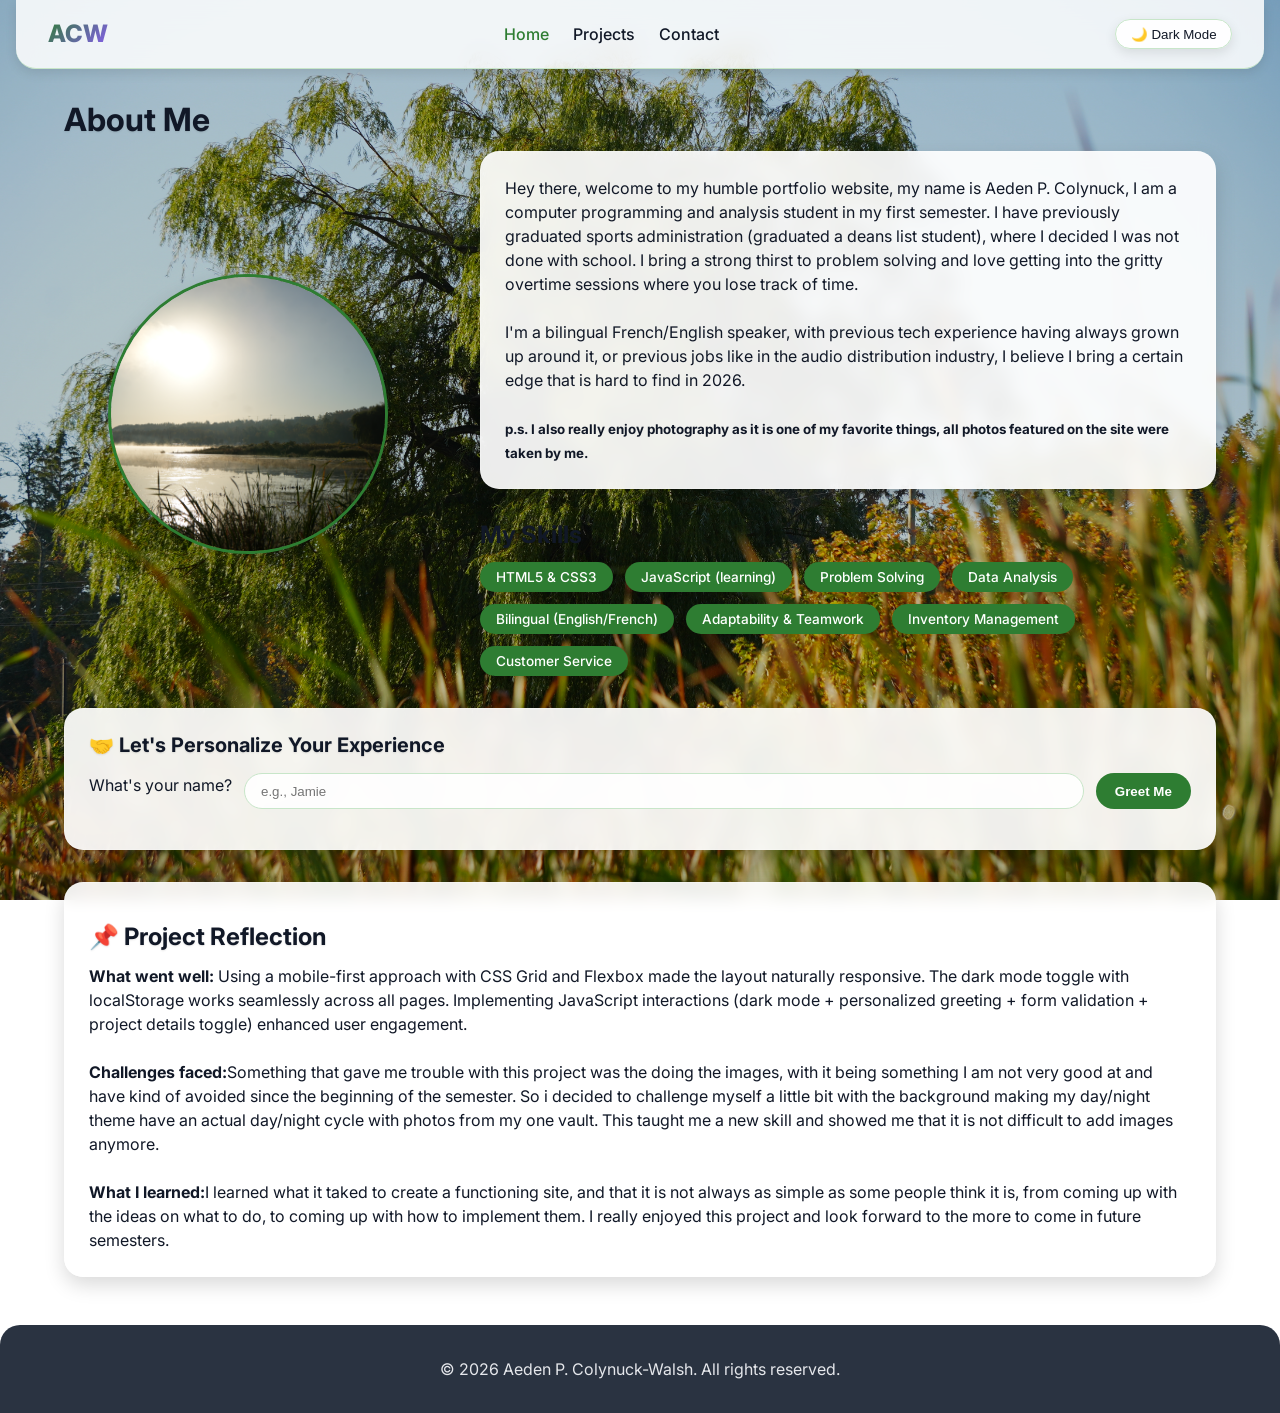
<file: index.html>
<!DOCTYPE html>
<html lang="en">
<head>
    <meta charset="UTF-8">
    <meta name="viewport" content="width=device-width, initial-scale=1.0, viewport-fit=cover">
    <meta name="description" content="Portfolio of Aeden P. Colynuck-Walsh - Computer Programming Student at Georgian College">
    <title>Aeden Colynuck-Walsh | Portfolio</title>
    <link rel="stylesheet" href="style.css">
    <link href="https://fonts.googleapis.com/css2?family=Inter:opsz,wght@14..32,300;400;600;700&display=swap" rel="stylesheet">
    <script src="script.js" defer></script>
</head>
<body>
    <header>
        <nav class="navbar">
            <div class="logo">ACW</div>
            <ul class="nav-links">
                <li><a href="index.html" class="active">Home</a></li>
                <li><a href="projects.html">Projects</a></li>
                <li><a href="contact.html">Contact</a></li>
            </ul>
            <button id="darkModeToggle" class="dark-mode-btn" aria-label="Toggle dark mode">🌙 Dark Mode</button>
        </nav>
    </header>

    <main>
        <section id="about" class="about-section">
            <h1>About Me</h1>
            <div class="about-grid">
                <div class="profile-image-wrapper">
                    <!-- Your profile image -->
                    <img src="images/DSC03080.JPG" alt="Aeden Colynuck-Walsh - profile" class="profile-img">
                </div>
                <div class="bio-skills">
                    <div class="bio">
                        <p>Hey there, welcome to my humble portfolio website, my name is Aeden P. Colynuck, I am a computer programming and analysis student in my first semester. I have previously graduated sports administration (graduated a deans list student), where I decided I was not done with school. I bring a strong thirst to problem solving and love getting into the gritty overtime sessions where you lose track of time.</p>
                        <br>
                        <p>I'm a bilingual French/English speaker, with previous tech experience having always grown up around it, or previous jobs like in the audio distribution industry, I believe I bring a certain edge that is hard to find in 2026.</p>
                        <br>
                        <p><strong><small>p.s. I also really enjoy photography as it is one of my favorite things, all photos featured on the site were taken by me.</small></strong></p>
                    </div>
                    <div class="skills">
                        <h2>My Skills</h2>
                        <ul class="skills-list">
                            <li>HTML5 & CSS3</li>
                            <li>JavaScript (learning)</li>
                            <li>Problem Solving</li>
                            <li>Data Analysis</li>
                            <li>Bilingual (English/French)</li>
                            <li>Adaptability & Teamwork</li>
                            <li>Inventory Management</li>
                            <li>Customer Service</li>
                        </ul>
                    </div>
                </div>
            </div>

            <!-- JavaScript Interactivity #1: Personalized greeting -->
            <div class="greeting-card">
                <h3>🤝 Let's Personalize Your Experience</h3>
                <div class="greeting-form">
                    <label for="visitorName">What's your name?</label>
                    <input type="text" id="visitorName" placeholder="e.g., Jamie">
                    <button id="greetBtn" class="interactive-btn">Greet Me</button>
                </div>
                <p id="greetingMessage" class="greeting-message"></p>
            </div>
        </section>

        <!-- Reflection Section (required) -->
        <section id="reflection" class="reflection-section">
            <h2>📌 Project Reflection</h2>
            <div class="reflection-content">
                <p><strong>What went well:</strong> Using a mobile-first approach with CSS Grid and Flexbox made the layout naturally responsive. The dark mode toggle with localStorage works seamlessly across all pages. Implementing JavaScript interactions (dark mode + personalized greeting + form validation + project details toggle) enhanced user engagement.</p>
                <br>
                <p><strong>Challenges faced:</strong>Something that gave me trouble with this project was the doing the images, with it being something I am not very good at and have kind of avoided since the beginning of the semester. So i decided to challenge myself a little bit with the background making my day/night theme have an actual day/night cycle with photos from my one vault. This taught me a new skill and showed me that it is not difficult to add images anymore.</p>
                <br>
                <p><strong>What I learned:</strong>I learned what it taked to create a functioning site, and that it is not always as simple as some people think it is, from coming up with the ideas on what to do, to coming up with how to implement them. I really enjoyed this project and look forward to the more to come in future semesters.</p>
            </div>
        </section>
    </main>

    <footer>
        <div class="footer-content">
            <p>&copy; 2026 Aeden P. Colynuck-Walsh. All rights reserved.</p>
        </div>
    </footer>
</body>
</html>
</file>
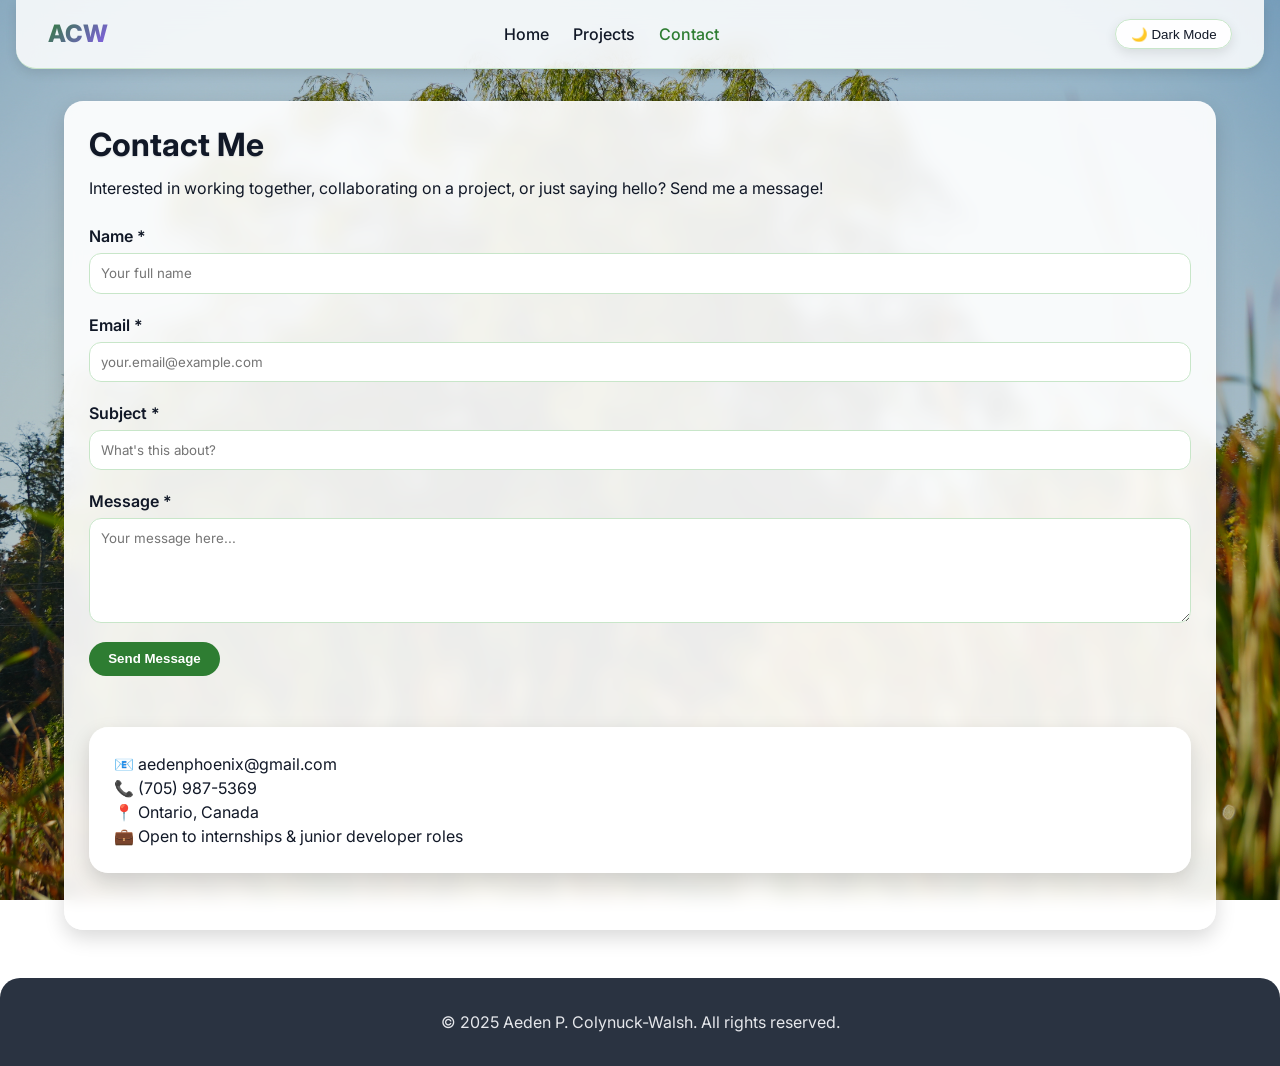
<file: contact.html>
<!DOCTYPE html>
<html lang="en">
<head>
    <meta charset="UTF-8">
    <meta name="viewport" content="width=device-width, initial-scale=1.0">
    <title>Aeden Colynuck-Walsh - Contact</title>
    <link rel="stylesheet" href="style.css">
    <link href="https://fonts.googleapis.com/css2?family=Inter:opsz,wght@14..32,300;400;600;700&display=swap" rel="stylesheet">
    <script src="script.js" defer></script>
</head>
<body>
    <header>
        <nav class="navbar">
            <div class="logo">ACW</div>
            <ul class="nav-links">
                <li><a href="index.html">Home</a></li>
                <li><a href="projects.html">Projects</a></li>
                <li><a href="contact.html" class="active">Contact</a></li>
            </ul>
            <button id="darkModeToggle" class="dark-mode-btn" aria-label="Toggle dark mode">🌙 Dark Mode</button>
        </nav>
    </header>

    <main>
        <section class="contact-section">
            <h1>Contact Me</h1>
            <p>Interested in working together, collaborating on a project, or just saying hello? Send me a message!</p>
            
            <form id="contactForm" class="contact-form" action="#" method="POST">
                <div class="form-group">
                    <label for="name">Name *</label>
                    <input type="text" id="name" name="name" required minlength="2" placeholder="Your full name">
                </div>
                <div class="form-group">
                    <label for="email">Email *</label>
                    <input type="email" id="email" name="email" required placeholder="your.email@example.com">
                </div>
                <div class="form-group">
                    <label for="subject">Subject *</label>
                    <input type="text" id="subject" name="subject" required minlength="3" placeholder="What's this about?">
                </div>
                <div class="form-group">
                    <label for="message">Message *</label>
                    <textarea id="message" name="message" required minlength="10" rows="5" placeholder="Your message here..."></textarea>
                </div>
                <button type="submit" class="submit-btn">Send Message</button>
                <div id="formFeedback" class="form-feedback"></div>
            </form>

            <div class="contact-info">
                <p>📧 aedenphoenix@gmail.com</p>
                <p>📞 (705) 987-5369</p>
                <p>📍 Ontario, Canada</p>
                <p>💼 Open to internships & junior developer roles</p>
            </div>
        </section>
    </main>

    <footer>
        <div class="footer-content">
            <p>&copy; 2025 Aeden P. Colynuck-Walsh. All rights reserved.</p>
        </div>
    </footer>
</body>
</html>
</file>
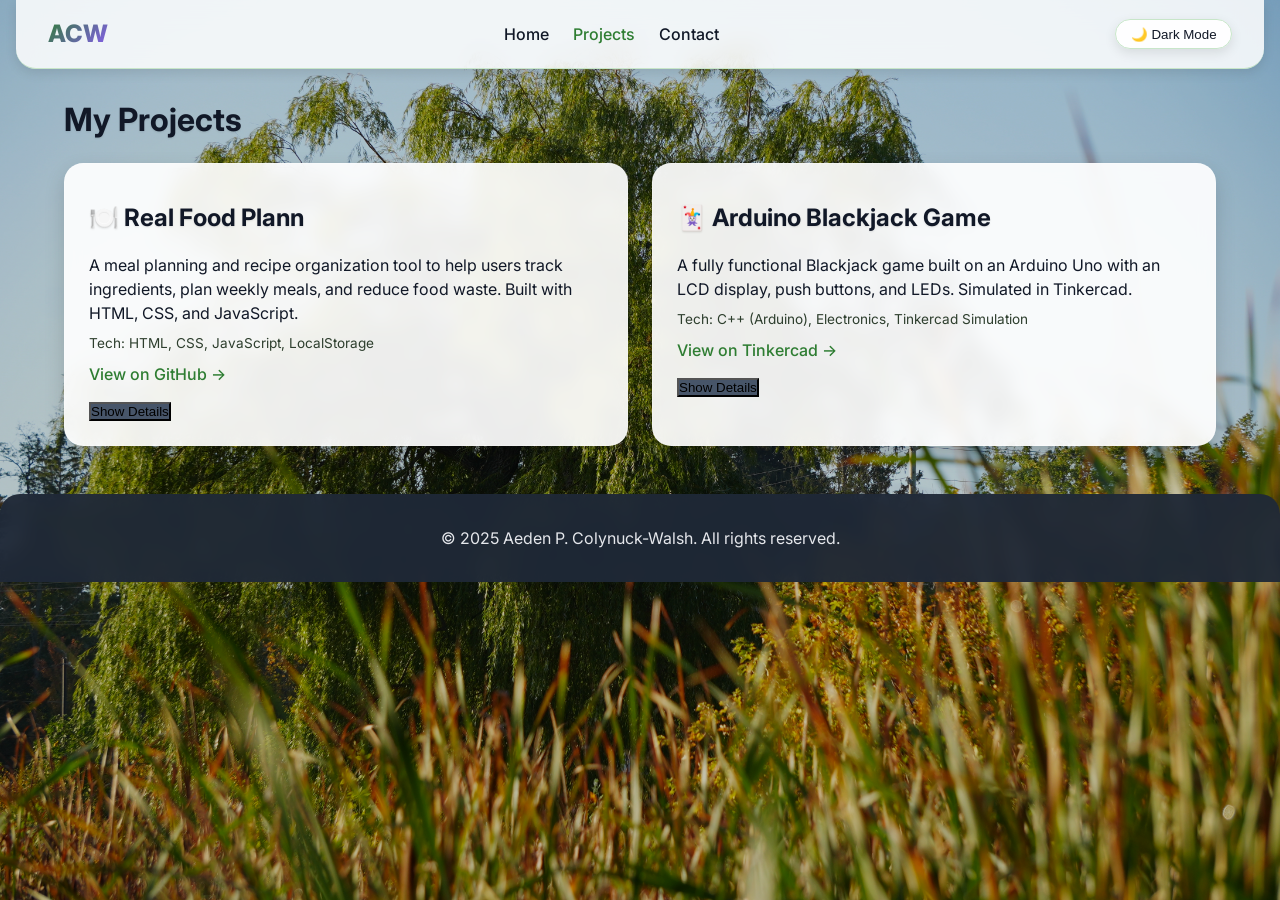
<file: projects.html>
<!DOCTYPE html>
<html lang="en">
<head>
    <meta charset="UTF-8">
    <meta name="viewport" content="width=device-width, initial-scale=1.0">
    <title>Aeden Colynuck-Walsh - Projects</title>
    <link rel="stylesheet" href="style.css">
    <link href="https://fonts.googleapis.com/css2?family=Inter:opsz,wght@14..32,300;400;600;700&display=swap" rel="stylesheet">
    <script src="script.js" defer></script>
</head>
<body>
    <header>
        <nav class="navbar">
            <div class="logo">ACW</div>
            <ul class="nav-links">
                <li><a href="index.html">Home</a></li>
                <li><a href="projects.html" class="active">Projects</a></li>
                <li><a href="contact.html">Contact</a></li>
            </ul>
            <button id="darkModeToggle" class="dark-mode-btn" aria-label="Toggle dark mode">🌙 Dark Mode</button>
        </nav>
    </header>

    <main>
        <section class="projects-section">
            <h1>My Projects</h1>
            <div class="projects-grid">
                <!-- Project 1: Real Food Plann -->
                <article class="project-card">
                    <h2>🍽️ Real Food Plann</h2>
                    <p>A meal planning and recipe organization tool to help users track ingredients, plan weekly meals, and reduce food waste. Built with HTML, CSS, and JavaScript.</p>
                    <p class="tech-stack">Tech: HTML, CSS, JavaScript, LocalStorage</p>
                    <a href="https://github.com/aedenp/Real-Food-Plann" target="_blank" rel="noopener noreferrer" class="project-link">View on GitHub →</a>
                    <button class="details-btn" data-project="proj1">Show Details</button>
                    <div id="proj1-details" class="project-details hidden">
                        <p>🔍 <strong>More about this project:</strong> Real Food Plann is a site that I have been developing outside of school for personal use, it is something that I find a use for being indecisive about what I eat, so it helps pick for me, and all the other services like this over complicate it or make you pay to use it so I made one myself. Future plans involve a calorie tracker, recipe suggestion, grocery list export and so much more.</p>
                    </div>
                </article>

                <!-- Project 2: Arduino Blackjack Game -->
                <article class="project-card">
                    <h2>🃏 Arduino Blackjack Game</h2>
                    <p>A fully functional Blackjack game built on an Arduino Uno with an LCD display, push buttons, and LEDs. Simulated in Tinkercad.</p>
                    <p class="tech-stack">Tech: C++ (Arduino), Electronics, Tinkercad Simulation</p>
                    <a href="https://www.tinkercad.com/things/0Y183a98u71-blackjack-lcd-test" target="_blank" rel="noopener noreferrer" class="project-link">View on Tinkercad →</a>
                    <button class="details-btn" data-project="proj2">Show Details</button>
                    <div id="proj2-details" class="project-details hidden">
                        <p>🔍 <strong>More about this project:</strong>A basic game of blackjack that I have coded as my final project for my Arduino class. I designed this device to simulate a real life style game of blackjack, with functional bank system with betting , hit/stand system, split/double down function, and more all appearing on a 2x16 lcd with custom card/symbol designs.</p>
                    </div>
                </article>
            </div>
        </section>
    </main>

    <footer>
        <div class="footer-content">
            <p>&copy; 2025 Aeden P. Colynuck-Walsh. All rights reserved.</p>
        </div>
    </footer>
</body>
</html>
</file>
<file: style.css>
* {
    margin: 0;
    padding: 0;
    box-sizing: border-box;
}

:root {
    --text-primary: #111827;
    --text-secondary: #2d3e2d;
    --card-bg: rgba(255, 255, 255, 0.92);
    --nav-bg: rgba(255, 255, 255, 0.85);
    --nav-border: #c8e6c9;
    --accent: #2e7d32;
    --accent-hover: #1b5e20;
    --footer-bg: rgba(31, 41, 55, 0.95);
    --footer-text: #e5e7eb;
    --shadow-sm: 0 4px 12px rgba(0,0,0,0.1);
    --shadow-md: 0 8px 20px rgba(0,0,0,0.15);
    --border-radius: 1.2rem;
    --transition: all 0.2s ease;
    --bg-transition: background-image 1s ease-in-out;
}

body.dark {
    --text-primary: #f1f5f9;
    --text-secondary: #d9c8ff;
    --card-bg: rgba(30, 41, 59, 0.92);
    --nav-bg: rgba(30, 41, 59, 0.85);
    --nav-border: #4a1d6d;
    --accent: #6a1b9a;
    --accent-hover: #7b1fa2;
    --footer-bg: rgba(2, 6, 23, 0.95);
    --footer-text: #94a3b8;
}

body {
    font-family: 'Inter', sans-serif;
    background-image: url('images/Day-Tree.JPG');
    background-size: cover;
    background-position: center;
    background-attachment: fixed;
    color: var(--text-primary);
    line-height: 1.5;
    transition: var(--bg-transition), color 0.2s;
    position: relative;
}

body::before {
    content: '';
    position: fixed;
    top: 0;
    left: 0;
    width: 100%;
    height: 100%;
    background-color: rgba(0, 0, 0, 0.2);
    z-index: -1;
    pointer-events: none;
    transition: background-color 1s ease;
}

body.dark {
    background-image: url('images/Night-Tree.png');
}

body.dark::before {
    background-color: rgba(0, 0, 0, 0.5);
}

h1, h2, h3 {
    font-weight: 700;
    line-height: 1.2;
    margin-bottom: 0.75rem;
    text-shadow: 0 1px 2px rgba(0,0,0,0.1);
}
h1 { font-size: 2rem; }
h2 { font-size: 1.5rem; margin-top: 1rem; }
h3 { font-size: 1.25rem; }

.navbar {
    display: flex;
    justify-content: space-between;
    align-items: center;
    flex-wrap: wrap;
    padding: 1rem 1.5rem;
    background: var(--nav-bg);
    backdrop-filter: blur(12px);
    border-bottom: 1px solid var(--nav-border);
    border-radius: 0 0 20px 20px;
    margin: 0 1rem;
    box-shadow: var(--shadow-sm);
    position: sticky;
    top: 0;
    z-index: 100;
    transition: background 0.3s, backdrop-filter 0.3s;
}

.logo {
    font-size: 1.5rem;
    font-weight: 800;
    background: linear-gradient(135deg, var(--accent), #8b5cf6);
    -webkit-background-clip: text;
    background-clip: text;
    color: transparent;
}

.nav-links {
    display: flex;
    gap: 1.5rem;
    list-style: none;
}

.nav-links a {
    text-decoration: none;
    font-weight: 500;
    color: var(--text-primary);
    transition: var(--transition);
}

.nav-links a:hover, .nav-links a.active {
    color: var(--accent);
}

.dark-mode-btn {
    background: var(--card-bg);
    border: 1px solid var(--nav-border);
    padding: 0.4rem 0.9rem;
    border-radius: 2rem;
    cursor: pointer;
    font-weight: 500;
    color: var(--text-primary);
    transition: var(--transition);
    box-shadow: var(--shadow-sm);
}

.dark-mode-btn:hover {
    background: var(--accent);
    color: white;
    border-color: var(--accent);
}

main {
    max-width: 1200px;
    margin: 2rem auto;
    padding: 0 1.5rem;
}

/* About section – only .bio has a bubble */
.about-grid {
    display: grid;
    grid-template-columns: 1fr;
    gap: 2rem;
    margin-bottom: 2rem;
    background: transparent;
    backdrop-filter: none;
    box-shadow: none;
    padding: 0;
}

.profile-image-wrapper {
    background: transparent;
    backdrop-filter: none;
    box-shadow: none;
    padding: 0;
    text-align: center;
}

.profile-img {
    width: 100%;
    max-width: 280px;
    border-radius: 50%;
    object-fit: cover;
    aspect-ratio: 1 / 1;
    margin: 0 auto;
    display: block;
    box-shadow: var(--shadow-md);
    border: 3px solid var(--accent);
}

.bio-skills {
    display: flex;
    flex-direction: column;
    gap: 1rem;
    background: transparent;
    backdrop-filter: none;
    box-shadow: none;
    padding: 0;
}

.bio {
    background: var(--card-bg);
    backdrop-filter: blur(8px);
    border-radius: var(--border-radius);
    padding: 1.5rem;
    margin-bottom: 1rem;
    box-shadow: var(--shadow-md);
    border: 1px solid rgba(255,255,255,0.2);
}

.skills {
    background: transparent;
    backdrop-filter: none;
    box-shadow: none;
    padding: 0;
}

.skills h2 {
    margin-top: 0;
}

.skills-list {
    list-style: none;
    display: flex;
    flex-wrap: wrap;
    gap: 0.75rem;
    margin-top: 0.5rem;
}

.skills-list li {
    background: var(--accent);
    color: white;
    padding: 0.3rem 1rem;
    border-radius: 2rem;
    font-size: 0.85rem;
    font-weight: 500;
    box-shadow: var(--shadow-sm);
}

/* Bubbles for other sections (greeting, projects, contact, reflection) */
.greeting-card,
.project-card,
.contact-section,
.reflection-section,
.contact-info {
    background: var(--card-bg);
    backdrop-filter: blur(8px);
    border-radius: var(--border-radius);
    padding: 1.5rem;
    margin-bottom: 2rem;
    box-shadow: var(--shadow-md);
    border: 1px solid rgba(255,255,255,0.2);
    transition: all 0.3s ease;
}

/* Project cards grid */
.projects-grid {
    display: grid;
    grid-template-columns: 1fr;
    gap: 1.5rem;
    margin: 1.5rem 0;
}

.project-card {
    margin-bottom: 0;
    display: flex;
    flex-direction: column;
    gap: 0.5rem;
}

.project-details {
    margin-top: 0.75rem;
    padding: 0.75rem;
    background: rgba(0,0,0,0.1);
    border-radius: 0.75rem;
    backdrop-filter: blur(4px);
}

.hidden {
    display: none;
}

.project-link {
    color: var(--accent);
    text-decoration: none;
    font-weight: 500;
}

.tech-stack {
    font-size: 0.85rem;
    color: var(--text-secondary);
}

.details-btn {
    align-self: flex-start;
    margin-top: 0.5rem;
    background: #475569;
}

/* Contact form */
.contact-form {
    display: flex;
    flex-direction: column;
    gap: 1.2rem;
    margin-top: 1.5rem;
}

.form-group {
    display: flex;
    flex-direction: column;
    gap: 0.3rem;
}

.form-group label {
    font-weight: 600;
}

.form-group input, .form-group textarea {
    padding: 0.7rem;
    border-radius: 0.75rem;
    border: 1px solid var(--nav-border);
    background: var(--card-bg);
    color: var(--text-primary);
    font-family: inherit;
    backdrop-filter: blur(4px);
}

.submit-btn {
    background: var(--accent);
    border: none;
    color: white;
    padding: 0.6rem 1.2rem;
    border-radius: 2rem;
    cursor: pointer;
    font-weight: 600;
    transition: var(--transition);
    width: fit-content;
}

.submit-btn:hover {
    background: var(--accent-hover);
    transform: scale(0.98);
}

.form-feedback {
    margin-top: 1rem;
    font-weight: 500;
    padding: 0.5rem;
    border-radius: 0.75rem;
}

.success-feedback {
    background: #10b98120;
    color: #10b981;
    border-left: 4px solid #10b981;
}

.error-feedback {
    background: #ef444420;
    color: #ef4444;
    border-left: 4px solid #ef4444;
}

/* Greeting card specific */
.greeting-form {
    display: flex;
    flex-wrap: wrap;
    justify-content: center;
    gap: 0.75rem;
    margin: 1rem 0;
}

.greeting-form input {
    padding: 0.6rem 1rem;
    border-radius: 2rem;
    border: 1px solid var(--nav-border);
    background: var(--card-bg);
    color: var(--text-primary);
    flex: 1;
    min-width: 180px;
}

.interactive-btn {
    background: var(--accent);
    border: none;
    color: white;
    padding: 0.6rem 1.2rem;
    border-radius: 2rem;
    cursor: pointer;
    font-weight: 600;
    transition: var(--transition);
}

.interactive-btn:hover {
    background: var(--accent-hover);
    transform: scale(0.98);
}

.greeting-message {
    font-size: 1.1rem;
    margin-top: 1rem;
    font-weight: 500;
}

/* Footer */
footer {
    background: var(--footer-bg);
    color: var(--footer-text);
    text-align: center;
    padding: 2rem 1rem;
    margin-top: 3rem;
    backdrop-filter: blur(8px);
    border-radius: 20px 20px 0 0;
}

.footer-content {
    max-width: 1200px;
    margin: 0 auto;
}

/* Back to Top Button */
.back-to-top {
    position: fixed;
    bottom: 2rem;
    right: 1.5rem;
    width: 48px;
    height: 48px;
    border-radius: 50%;
    background-color: var(--accent);
    color: white;
    border: none;
    cursor: pointer;
    font-size: 1.5rem;
    font-weight: bold;
    display: none;
    align-items: center;
    justify-content: center;
    box-shadow: 0 4px 10px rgba(0,0,0,0.2);
    transition: var(--transition);
    z-index: 1000;
}

.back-to-top:hover {
    background-color: var(--accent-hover);
    transform: translateY(-3px);
}

@media (max-width: 768px) {
    .back-to-top {
        bottom: 1rem;
        right: 1rem;
        width: 42px;
        height: 42px;
        font-size: 1.2rem;
    }
    .navbar {
        margin: 0 0.5rem;
        padding: 0.8rem 1rem;
    }
}

@media (min-width: 768px) {
    .about-grid {
        grid-template-columns: 1fr 2fr;
        align-items: center;
    }
    .projects-grid {
        grid-template-columns: repeat(auto-fit, minmax(300px, 1fr));
    }
    .greeting-form {
        flex-wrap: nowrap;
    }
    .navbar {
        padding: 1rem 2rem;
    }
}

@media (min-width: 1024px) {
    .about-grid {
        gap: 3rem;
    }
    .projects-grid {
        grid-template-columns: repeat(2, 1fr);
    }
}
</file>
